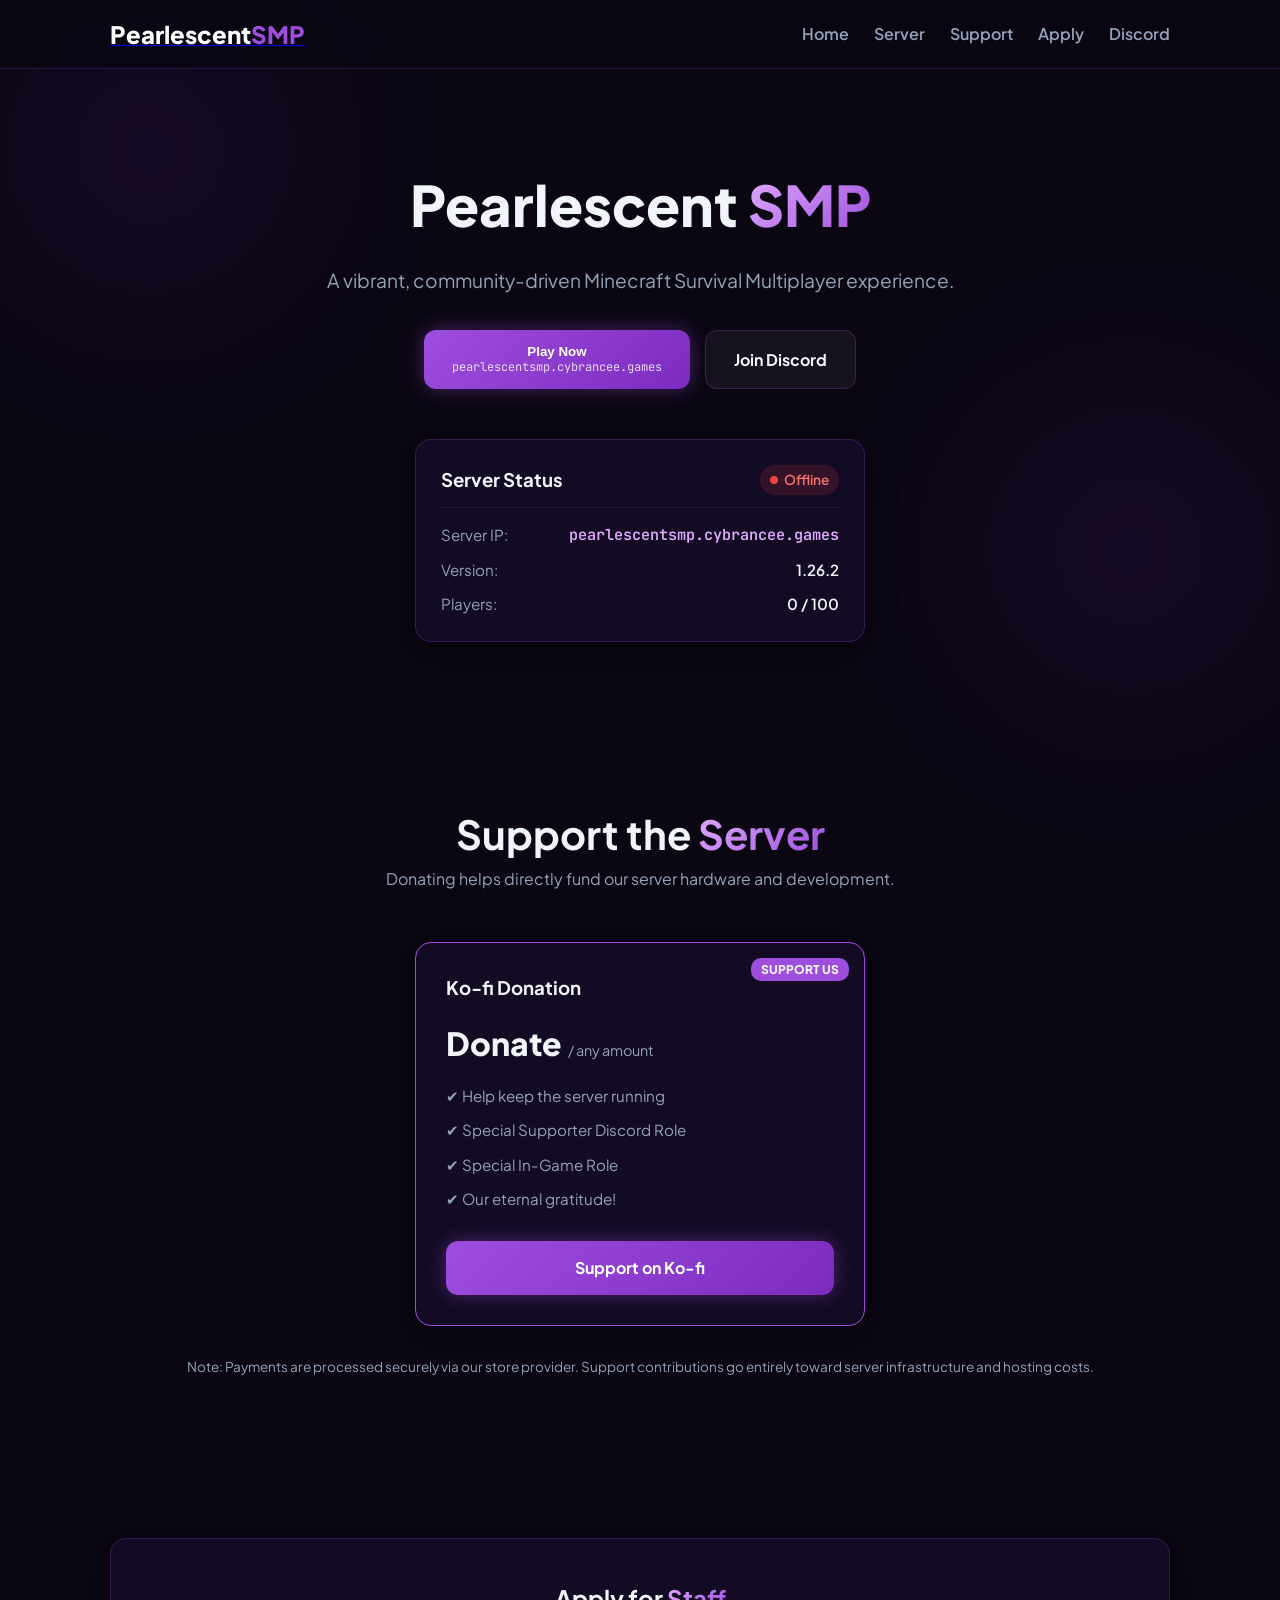
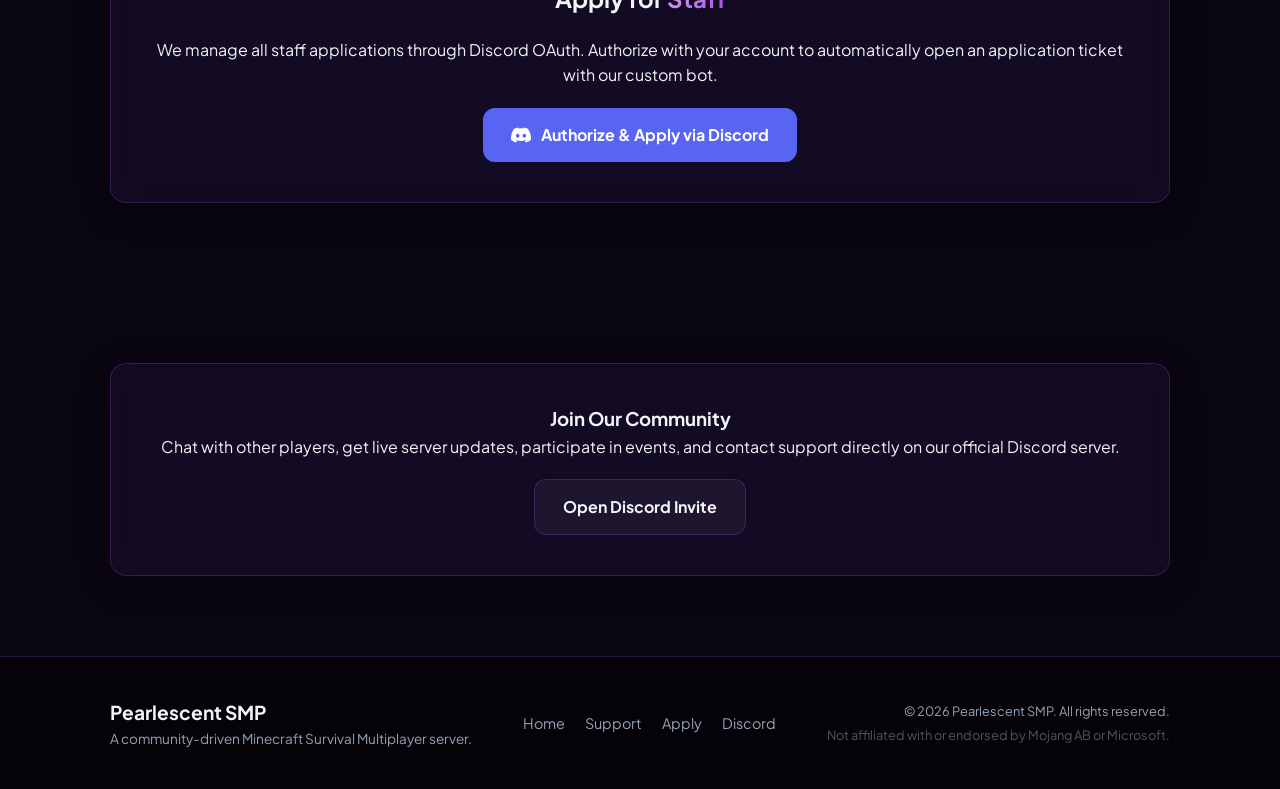
<file: index.html>
<!DOCTYPE html>
<html lang="en">
<head>
  <meta charset="UTF-8" />
  <meta name="viewport" content="width=device-width, initial-scale=1.0" />
  <title>Pearlescent SMP</title>
  <link rel="stylesheet" href="style.css" />
  <link rel="preconnect" href="https://fonts.googleapis.com">
  <link rel="preconnect" href="https://fonts.gstatic.com" crossorigin>
  <link href="https://fonts.googleapis.com/css2?family=Plus+Jakarta+Sans:wght@400;600;800&family=JetBrains+Mono:wght@500&display=swap" rel="stylesheet">
</head>
<body>

  <div class="bg-glow top-left"></div>
  <div class="bg-glow bottom-right"></div>

  <header class="navbar">
    <div class="nav-container">
      <a href="#home" class="logo">
        <span class="logo-text">Pearlescent<span class="accent">SMP</span></span>
      </a>
      
      <button class="hamburger" id="hamburger-btn" aria-label="Toggle Menu">
        <span></span>
        <span></span>
        <span></span>
      </button>

      <nav class="nav-links" id="nav-links">
        <a href="#home">Home</a>
        <a href="#server">Server</a>
        <a href="#support">Support</a>
        <a href="#apply">Apply</a>
        <a href="#discord">Discord</a>
      </nav>
    </div>
  </header>

  <section id="home" class="hero">
    <div class="container hero-content">
      <h1 class="hero-title">Pearlescent <span class="gradient-text">SMP</span></h1>
      <p class="hero-description" id="server-desc">Loading description...</p>

      <div class="button-group">
        <button class="btn btn-primary" id="copy-ip-btn">
          <span>Play Now</span>
          <small class="btn-subtext" id="ip-display">play.example.com</small>
        </button>
        <a href="#" id="hero-discord-link" target="_blank" rel="noopener" class="btn btn-secondary">
          Join Discord
        </a>
      </div>

      <div id="server" class="status-card glass-panel">
        <div class="status-header">
          <h3>Server Status</h3>
          <div id="status-badge" class="badge badge-offline">
            <span class="dot"></span> <span id="status-text">Checking...</span>
          </div>
        </div>
        <div class="status-grid">
          <div class="status-item">
            <span class="label">Server IP:</span>
            <span class="value code" id="card-ip">play.example.com</span>
          </div>
          <div class="status-item">
            <span class="label">Version:</span>
            <span class="value" id="card-version">1.26.2</span>
          </div>
          <div class="status-item">
            <span class="label">Players:</span>
            <span class="value" id="card-players">0 / 0</span>
          </div>
        </div>
      </div>
    </div>
  </section>

  <section id="support" class="section">
    <div class="container">
      <div class="section-header">
        <h2>Support the <span class="gradient-text">Server</span></h2>
        <p>Donating helps directly fund our server hardware and development.</p>
      </div>

      <div class="cards-grid single-card-layout">
        <div class="card glass-panel highlight-card">
          <div class="card-tag">Support Us</div>
            <h3 class="card-title">Ko-fi Donation</h3>
          <div class="price">Donate <span>/ any amount</span></div>
        <ul class="benefits-list">
      <li>✔ Help keep the server running</li>
      <li>✔ Special Supporter Discord Role</li>
      <li>✔ Special In-Game Role</li>
      <li>✔ Our eternal gratitude!</li>
    </ul>
    <a href="https://ko-fi.com/YOUR_KOFI_USERNAME" id="store-link-kofi" target="_blank" class="btn btn-primary btn-full">Support on Ko-fi</a>
  </div>
</div>

      <p class="disclaimer-note">
        Note: Payments are processed securely via our store provider. Support contributions go entirely toward server infrastructure and hosting costs.
      </p>
    </div>
  </section>

  <section id="apply" class="section">
    <div class="container">
      <div class="glass-panel apply-box">
        <h2>Apply for <span class="gradient-text">Staff</span></h2>
        <p>We manage all staff applications through Discord OAuth. Authorize with your account to automatically open an application ticket with our custom bot.</p>
        <a href="#" id="apply-oauth-link" target="_blank" class="btn btn-discord">
          <svg class="discord-icon" viewBox="0 0 127.14 96.36"><path d="M107.7,8.07A105.15,105.15,0,0,0,81.47,0a72.06,72.06,0,0,0-3.36,6.83A97.68,97.68,0,0,0,49,6.83,72.37,72.37,0,0,0,45.64,0,105.89,105.89,0,0,0,19.39,8.09C2.79,32.65-1.71,56.6.54,80.21h0A105.73,105.73,0,0,0,32.71,96.36,77.7,77.7,0,0,0,39.6,85.25a68.42,68.42,0,0,1-10.85-5.18c.91-.66,1.8-1.34,2.66-2a75.57,75.57,0,0,0,64.32,0c.87.71,1.76,1.39,2.66,2a68.68,68.68,0,0,1-10.87,5.19,77,77,0,0,0,6.89,11.1,105.25,105.25,0,0,0,32.19-16.14c2.64-27.38-4.51-51.11-19.32-72.1ZM42.45,65.69C36.18,65.69,31,60,31,53s5-12.74,11.43-12.74S54,46,53.89,53,48.84,65.69,42.45,65.69Zm42.24,0C78.41,65.69,73.31,60,73.31,53s5-12.74,11.43-12.74S96.2,46,96.12,53,91.08,65.69,84.69,65.69Z"/></svg>
          Authorize & Apply via Discord
        </a>
      </div>
    </div>
  </section>

  <section id="discord" class="section">
    <div class="container">
      <div class="glass-panel discord-card">
        <div class="discord-info">
          <h3>Join Our Community</h3>
          <p>Chat with other players, get live server updates, participate in events, and contact support directly on our official Discord server.</p>
        </div>
        <a href="#" id="section-discord-link" target="_blank" rel="noopener" class="btn btn-secondary">
          Open Discord Invite
        </a>
      </div>
    </div>
  </section>

  <footer class="footer">
    <div class="container footer-content">
      <div class="footer-brand">
        <h4>Pearlescent SMP</h4>
        <p>A community-driven Minecraft Survival Multiplayer server.</p>
      </div>
      <div class="footer-links">
        <a href="#home">Home</a>
        <a href="#support">Support</a>
        <a href="#apply">Apply</a>
        <a href="#" id="footer-discord-link" target="_blank">Discord</a>
      </div>
      <div class="footer-legal">
        <p>&copy; <span id="year"></span> Pearlescent SMP. All rights reserved.</p>
        <p class="mojang-disclaimer">Not affiliated with or endorsed by Mojang AB or Microsoft.</p>
      </div>
    </div>
  </footer>

  <script src="script.js"></script>
</body>
</html>
</file>
<file: style.css>
:root {
  --bg-dark: #0a0612;
  --card-bg: rgba(23, 14, 43, 0.7);
  --card-border: rgba(157, 78, 221, 0.25);
  --primary-violet: #9d4edd;
  --primary-glow: #7b2cbf;
  --accent-pearl: #e0aaff;
  --text-main: #f1f5f9;
  --text-muted: #94a3b8;
  --discord-blue: #5865F2;
  --font-main: 'Plus Jakarta Sans', sans-serif;
  --font-code: 'JetBrains Mono', monospace;
}

* {
  box-sizing: border-box;
  margin: 0;
  padding: 0;
  scroll-behavior: smooth;
}

body {
  background-color: var(--bg-dark);
  color: var(--text-main);
  font-family: var(--font-main);
  overflow-x: hidden;
  line-height: 1.6;
}

/* Background Glowing Orbs */
.bg-glow {
  position: absolute;
  width: 500px;
  height: 500px;
  border-radius: 50%;
  background: radial-gradient(circle, var(--primary-glow) 0%, rgba(0,0,0,0) 70%);
  opacity: 0.15;
  filter: blur(80px);
  pointer-events: none;
  z-index: 0;
}
.top-left { top: -100px; left: -100px; }
.bottom-right { bottom: 100px; right: -100px; }

.container {
  max-width: 1100px;
  margin: 0 auto;
  padding: 0 20px;
  position: relative;
  z-index: 1;
}

/* Reusable Glass Panel */
.glass-panel {
  background: var(--card-bg);
  backdrop-filter: blur(12px);
  border: 1px solid var(--card-border);
  border-radius: 16px;
  box-shadow: 0 8px 32px 0 rgba(0, 0, 0, 0.37);
}

/* Typography & Gradients */
.gradient-text {
  background: linear-gradient(135deg, var(--accent-pearl), var(--primary-violet));
  -webkit-background-clip: text;
  -webkit-text-fill-color: transparent;
}

/* Navbar */
.navbar {
  position: fixed;
  top: 0;
  width: 100%;
  background: rgba(10, 6, 18, 0.85);
  backdrop-filter: blur(10px);
  border-bottom: 1px solid var(--card-border);
  z-index: 100;
  padding: 15px 0;
}
.nav-container {
  max-width: 1100px;
  margin: 0 auto;
  padding: 0 20px;
  display: flex;
  justify-content: space-between;
  align-items: center;
}
.logo-text {
  font-size: 1.5rem;
  font-weight: 800;
  color: #fff;
  text-decoration: none;
}
.logo-text .accent { color: var(--primary-violet); }
.nav-links { display: flex; gap: 25px; }
.nav-links a {
  color: var(--text-muted);
  text-decoration: none;
  font-weight: 600;
  transition: color 0.3s;
}
.nav-links a:hover { color: var(--accent-pearl); }

/* Hamburger Menu */
.hamburger {
  display: none;
  background: none;
  border: none;
  cursor: pointer;
  flex-direction: column;
  gap: 5px;
}
.hamburger span {
  width: 25px;
  height: 3px;
  background-color: var(--text-main);
  border-radius: 2px;
}

/* Hero Section */
.hero {
  padding: 160px 0 80px 0;
  text-align: center;
}
.hero-title {
  font-size: 3.5rem;
  font-weight: 800;
  margin-bottom: 15px;
}
.hero-description {
  font-size: 1.2rem;
  color: var(--text-muted);
  max-width: 650px;
  margin: 0 auto 35px auto;
}

/* Buttons */
.button-group {
  display: flex;
  justify-content: center;
  gap: 15px;
  margin-bottom: 50px;
  flex-wrap: wrap;
}
.btn {
  display: inline-flex;
  flex-direction: column;
  align-items: center;
  justify-content: center;
  padding: 14px 28px;
  border-radius: 12px;
  font-weight: 700;
  text-decoration: none;
  cursor: pointer;
  transition: all 0.3s ease;
  border: none;
}
.btn-primary {
  background: linear-gradient(135deg, var(--primary-violet), var(--primary-glow));
  color: #fff;
  box-shadow: 0 0 20px rgba(157, 78, 221, 0.4);
}
.btn-primary:hover {
  transform: translateY(-2px);
  box-shadow: 0 0 30px rgba(157, 78, 221, 0.6);
}
.btn-subtext {
  font-family: var(--font-code);
  font-size: 0.75rem;
  opacity: 0.8;
  font-weight: 400;
}
.btn-secondary {
  background: rgba(255, 255, 255, 0.05);
  color: var(--text-main);
  border: 1px solid var(--card-border);
}
.btn-secondary:hover {
  background: rgba(157, 78, 221, 0.15);
  border-color: var(--primary-violet);
}
.btn-discord {
  background-color: var(--discord-blue);
  color: #fff;
  flex-direction: row;
  gap: 10px;
  font-size: 1rem;
}
.btn-discord:hover {
  opacity: 0.9;
  transform: translateY(-2px);
}
.discord-icon { width: 20px; height: 20px; fill: #fff; }
.btn-full { width: 100%; margin-top: 20px; }

/* Status Card */
.status-card {
  max-width: 450px;
  margin: 0 auto;
  padding: 25px;
  text-align: left;
}
.status-header {
  display: flex;
  justify-content: space-between;
  align-items: center;
  margin-bottom: 15px;
  border-bottom: 1px solid rgba(255,255,255,0.08);
  padding-bottom: 12px;
}
.badge {
  display: inline-flex;
  align-items: center;
  gap: 6px;
  font-size: 0.85rem;
  padding: 4px 10px;
  border-radius: 20px;
  font-weight: 600;
}
.dot { width: 8px; height: 8px; border-radius: 50%; }
.badge-online { background: rgba(34, 197, 94, 0.15); color: #4ade80; }
.badge-online .dot { background: #22c55e; }
.badge-offline { background: rgba(239, 68, 68, 0.15); color: #f87171; }
.badge-offline .dot { background: #ef4444; }

.status-grid { display: flex; flex-direction: column; gap: 10px; }
.status-item { display: flex; justify-content: space-between; font-size: 0.95rem; }
.status-item .label { color: var(--text-muted); }
.status-item .value { font-weight: 600; }
.status-item .code { font-family: var(--font-code); color: var(--accent-pearl); }

/* Support Cards */
.section { padding: 80px 0; }
.section-header { text-align: center; margin-bottom: 50px; }
.section-header h2 { font-size: 2.5rem; }
.section-header p { color: var(--text-muted); }

.cards-grid {
  display: grid;
  grid-template-columns: repeat(auto-fit, minmax(280px, 1fr));
  gap: 25px;
}
.single-card-layout {
  max-width: 450px;
  margin: 0 auto;
}
.card { padding: 30px; position: relative; }
.highlight-card { border-color: var(--primary-violet); }
.card-tag {
  position: absolute;
  top: 15px;
  right: 15px;
  background: var(--primary-violet);
  font-size: 0.75rem;
  font-weight: 800;
  padding: 2px 10px;
  border-radius: 10px;
  text-transform: uppercase;
}
.price { font-size: 2rem; font-weight: 800; margin: 15px 0; }
.price span { font-size: 0.9rem; color: var(--text-muted); font-weight: 400; }
.benefits-list { list-style: none; }
.benefits-list li { margin-bottom: 10px; color: var(--text-muted); font-size: 0.95rem; }

.disclaimer-note {
  text-align: center;
  font-size: 0.85rem;
  color: var(--text-muted);
  margin-top: 30px;
}

/* Apply & Discord Section */
.apply-box, .discord-card {
  padding: 40px;
  text-align: center;
  display: flex;
  flex-direction: column;
  align-items: center;
  gap: 20px;
}

/* Footer */
.footer {
  border-top: 1px solid var(--card-border);
  padding: 40px 0;
  background: #050308;
}
.footer-content {
  display: flex;
  justify-content: space-between;
  align-items: center;
  flex-wrap: wrap;
  gap: 20px;
}
.footer-brand h4 { font-size: 1.2rem; }
.footer-brand p { color: var(--text-muted); font-size: 0.85rem; }
.footer-links { display: flex; gap: 20px; }
.footer-links a { color: var(--text-muted); text-decoration: none; font-size: 0.9rem; }
.footer-legal { font-size: 0.8rem; color: var(--text-muted); text-align: right; }
.mojang-disclaimer { opacity: 0.5; margin-top: 4px; }

/* Mobile Responsiveness */
@media (max-width: 768px) {
  .hamburger { display: flex; }
  .nav-links {
    display: none;
    position: absolute;
    top: 100%;
    left: 0;
    width: 100%;
    background: var(--bg-dark);
    flex-direction: column;
    padding: 20px;
    border-bottom: 1px solid var(--card-border);
  }
  .nav-links.active { display: flex; }
  .hero-title { font-size: 2.5rem; }
  .footer-content { flex-direction: column; text-align: center; }
  .footer-legal { text-align: center; }
}
</file>
